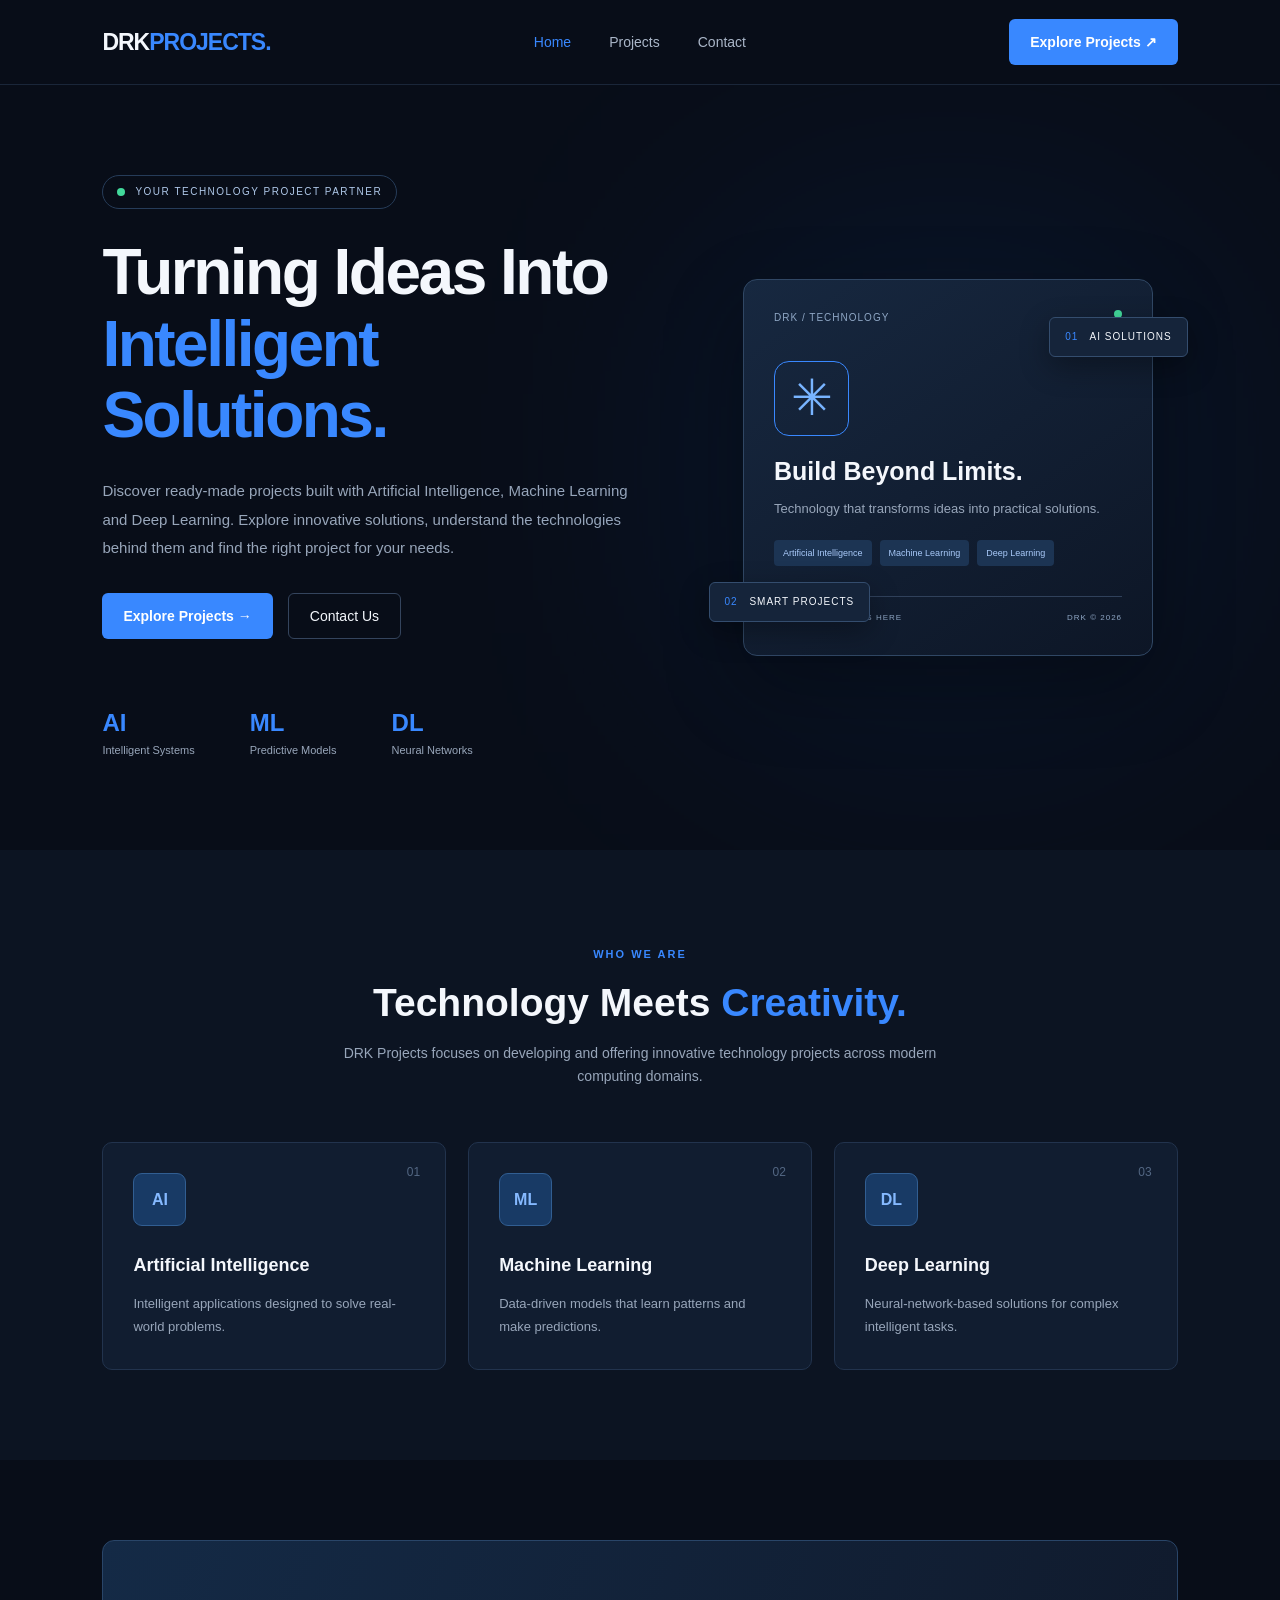
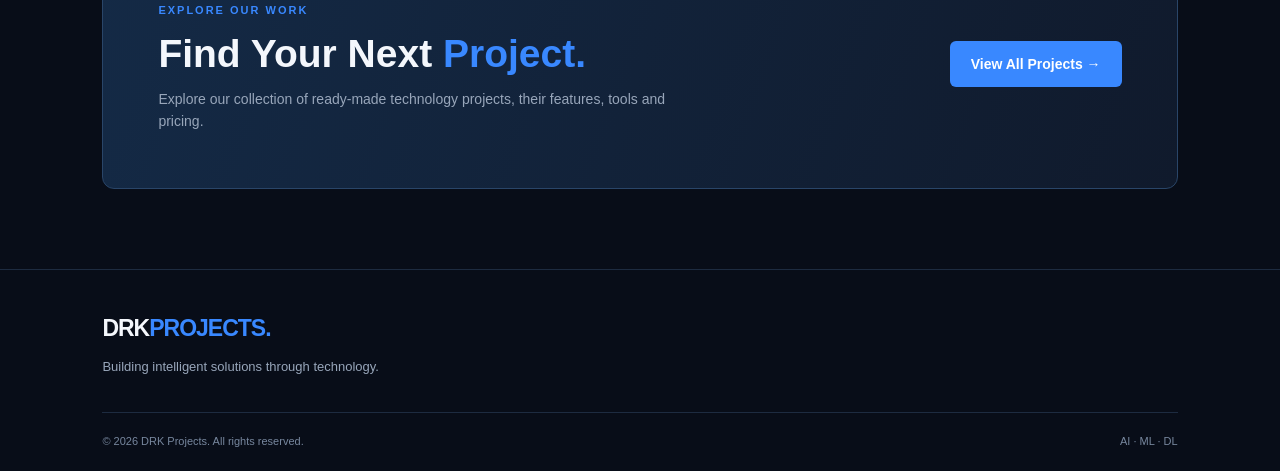
<file: index.html>
<!DOCTYPE html>
<html lang="en">
<head>
    <meta charset="UTF-8">
    <meta name="viewport" content="width=device-width, initial-scale=1.0">
    <meta name="description" content="DRK Projects - Explore ready-made Artificial Intelligence, Machine Learning and Deep Learning projects.">
    <title>DRK Projects | Intelligent Project Solutions</title>
    <link rel="stylesheet" href="css/style.css">
</head>

<body>

    <!-- NAVIGATION -->
    <header class="navbar">
        <a href="index.html" class="logo">
            DRK<span>PROJECTS.</span>
        </a>

        <nav class="nav-links">
            <a href="index.html" class="active">Home</a>
            <a href="customer/projects.html">Projects</a>
            <a href="customer/contact.html">Contact</a>
        </nav>

        <a href="customer/projects.html" class="nav-button">
            Explore Projects <span>↗</span>
        </a>
    </header>

    <!-- HERO SECTION -->
    <main>

        <section class="hero">

            <div class="hero-content">

                <div class="status">
                    <span class="status-dot"></span>
                    YOUR TECHNOLOGY PROJECT PARTNER
                </div>

                <h1>
                    Turning Ideas Into
                    <span>Intelligent Solutions.</span>
                </h1>

                <p class="hero-description">
                    Discover ready-made projects built with Artificial
                    Intelligence, Machine Learning and Deep Learning.

                    Explore innovative solutions, understand the technologies
                    behind them and find the right project for your needs.
                </p>

                <div class="hero-buttons">
                    <a href="customer/projects.html" class="primary-button">
                        Explore Projects <span>→</span>
                    </a>

                    <a href="customer/contact.html" class="secondary-button">
                        Contact Us
                    </a>
                </div>

                <div class="hero-stats">

                    <div>
                        <h3>AI</h3>
                        <p>Intelligent Systems</p>
                    </div>

                    <div>
                        <h3>ML</h3>
                        <p>Predictive Models</p>
                    </div>

                    <div>
                        <h3>DL</h3>
                        <p>Neural Networks</p>
                    </div>

                </div>

            </div>

            <div class="hero-visual">

                <div class="visual-glow"></div>

                <div class="tech-card main-card">

                    <div class="card-top">
                        <span>DRK / TECHNOLOGY</span>
                        <span class="live-dot"></span>
                    </div>

                    <div class="brain-icon">✳</div>

                    <h2>Build Beyond Limits.</h2>

                    <p>
                        Technology that transforms ideas
                        into practical solutions.
                    </p>

                    <div class="tech-tags">
                        <span>Artificial Intelligence</span>
                        <span>Machine Learning</span>
                        <span>Deep Learning</span>
                    </div>

                    <div class="card-bottom">
                        <span>INNOVATION STARTS HERE</span>
                        <span>DRK © 2026</span>
                    </div>

                </div>

                <div class="floating-label label-one">
                    <span>01</span> AI SOLUTIONS
                </div>

                <div class="floating-label label-two">
                    <span>02</span> SMART PROJECTS
                </div>

            </div>

        </section>

        <!-- ABOUT SECTION -->
        <section class="about-section">

            <div class="section-heading">
                <span class="section-tag">WHO WE ARE</span>

                <h2>
                    Technology Meets
                    <span>Creativity.</span>
                </h2>

                <p>
                    DRK Projects focuses on developing and offering
                    innovative technology projects across modern
                    computing domains.
                </p>
            </div>

            <div class="service-grid">

                <div class="service-card">
                    <span class="service-number">01</span>
                    <div class="service-icon">AI</div>
                    <h3>Artificial Intelligence</h3>
                    <p>
                        Intelligent applications designed to solve
                        real-world problems.
                    </p>
                </div>

                <div class="service-card">
                    <span class="service-number">02</span>
                    <div class="service-icon">ML</div>
                    <h3>Machine Learning</h3>
                    <p>
                        Data-driven models that learn patterns
                        and make predictions.
                    </p>
                </div>

                <div class="service-card">
                    <span class="service-number">03</span>
                    <div class="service-icon">DL</div>
                    <h3>Deep Learning</h3>
                    <p>
                        Neural-network-based solutions for
                        complex intelligent tasks.
                    </p>
                </div>

            </div>

        </section>

        <!-- PROJECT CTA -->
        <section class="project-cta">

            <div>
                <span class="section-tag">EXPLORE OUR WORK</span>

                <h2>
                    Find Your Next
                    <span>Project.</span>
                </h2>

                <p>
                    Explore our collection of ready-made technology
                    projects, their features, tools and pricing.
                </p>
            </div>

            <a href="customer/projects.html" class="primary-button">
                View All Projects →
            </a>

        </section>

    </main>

    <!-- FOOTER -->
    <footer class="footer">

        <a href="index.html" class="logo">
            DRK<span>PROJECTS.</span>
        </a>

        <p>
            Building intelligent solutions through technology.
        </p>

        <div class="footer-bottom">
            <span>© 2026 DRK Projects. All rights reserved.</span>

            <span>AI · ML · DL</span>
        </div>

    </footer>

</body>
</html>
</file>
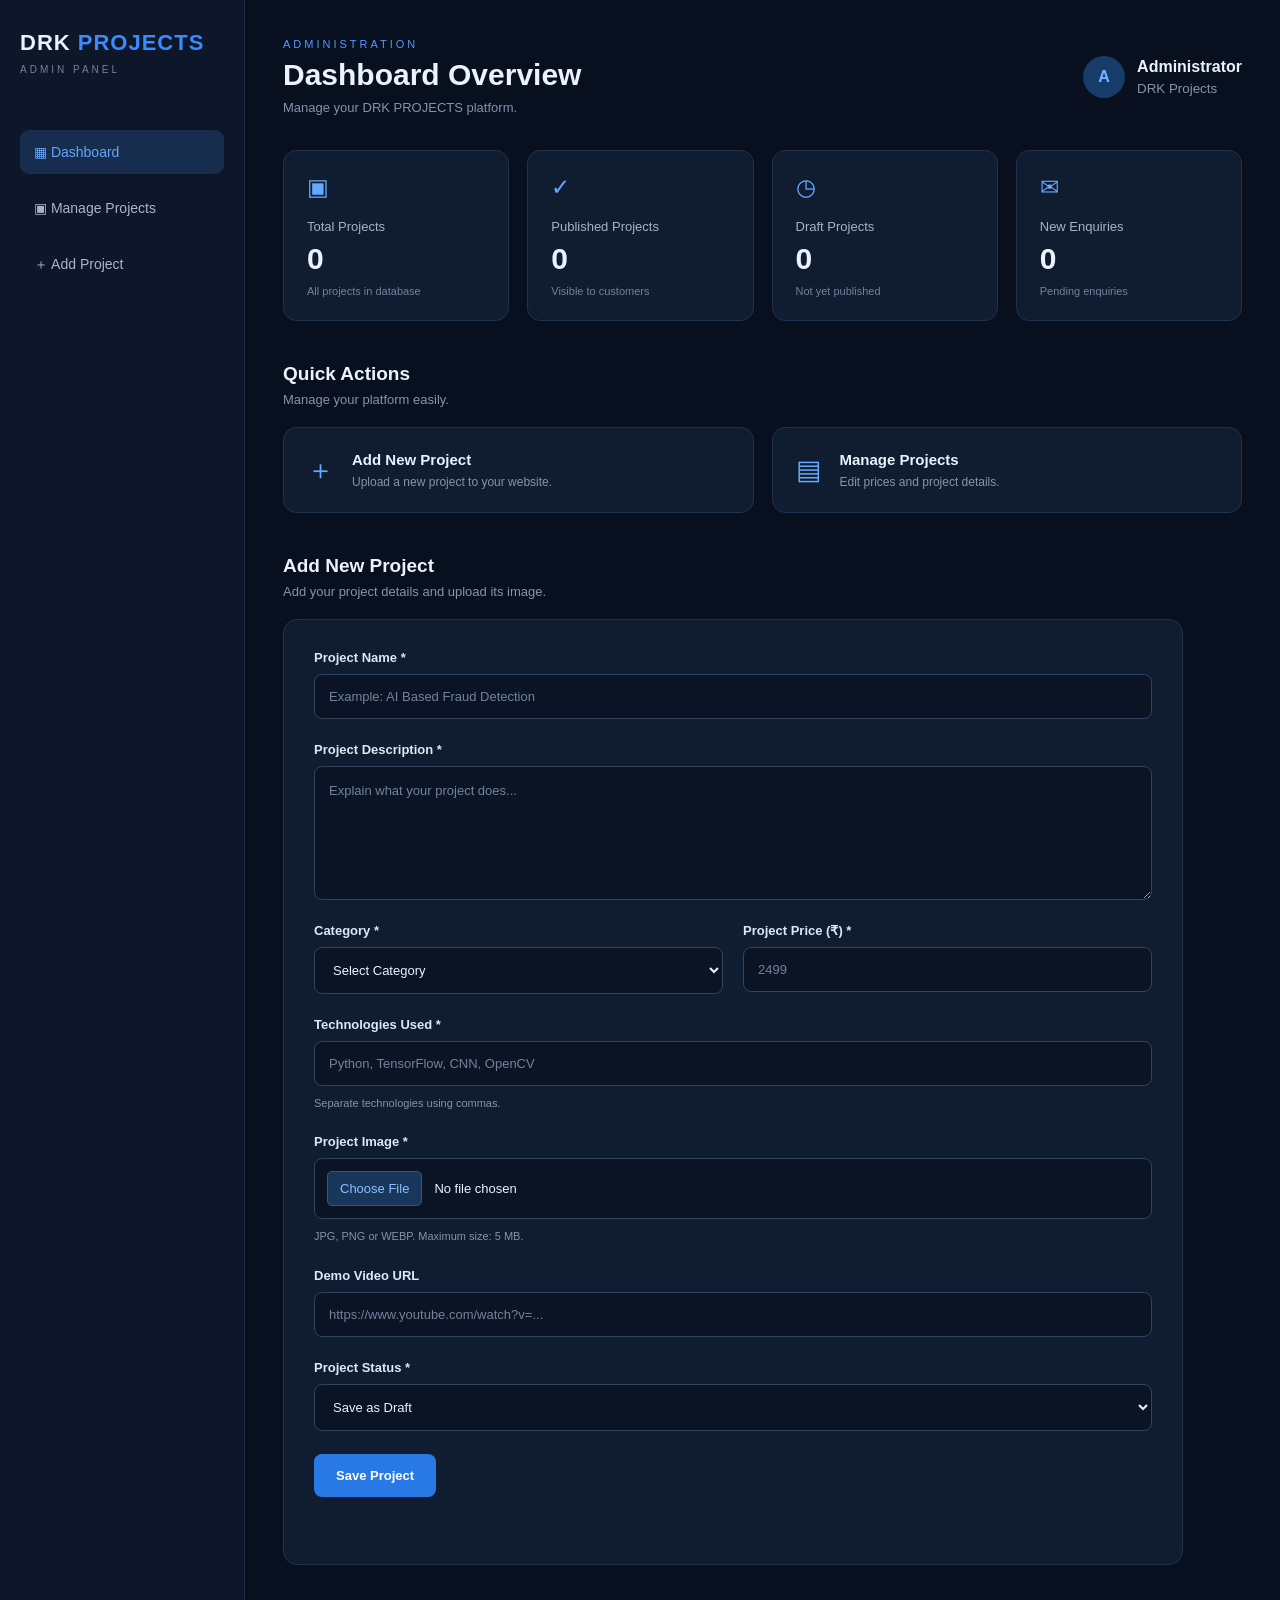
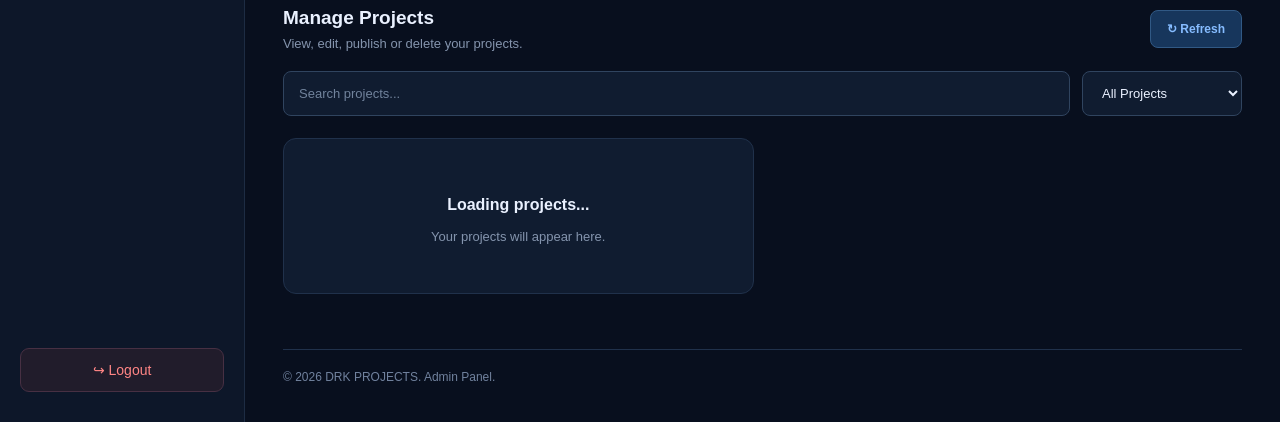
<file: admin/dashboard.html>
<!DOCTYPE html>
<html lang="en">
<head>
    <meta charset="UTF-8">
    <meta name="viewport" content="width=device-width, initial-scale=1.0">
    <title>DRK PROJECTS | Admin Dashboard</title>
    <link rel="stylesheet" href="../css/admin.css">
</head>

<body class="dashboard-body">

<div class="dashboard-layout">

    <!-- SIDEBAR -->
    <aside class="sidebar">
        <div class="sidebar-brand">
            <h2>DRK <span>PROJECTS</span></h2>
            <p>ADMIN PANEL</p>
        </div>

        <nav class="sidebar-nav">
            <a href="#" class="nav-link active">▦ Dashboard</a>
            <a href="#projects-section" class="nav-link">▣ Manage Projects</a>
            <a href="#add-project-section" class="nav-link">＋ Add Project</a>
        </nav>

        <div class="sidebar-bottom">
            <button id="logoutButton" class="logout-button">
                ↪ Logout
            </button>
        </div>
    </aside>

    <!-- MAIN CONTENT -->
    <main class="dashboard-main">

        <header class="dashboard-header">
            <div>
                <p class="dashboard-eyebrow">ADMINISTRATION</p>
                <h1>Dashboard Overview</h1>
                <p class="dashboard-subtitle">
                    Manage your DRK PROJECTS platform.
                </p>
            </div>

            <div class="admin-profile">
                <div class="profile-avatar">A</div>
                <div>
                    <strong>Administrator</strong>
                    <small>DRK Projects</small>
                </div>
            </div>
        </header>

        <!-- STATISTICS -->
        <section class="stats-grid">

            <div class="stat-card">
                <div class="stat-icon">▣</div>
                <p>Total Projects</p>
                <h2 id="totalProjects">0</h2>
                <small>All projects in database</small>
            </div>

            <div class="stat-card">
                <div class="stat-icon">✓</div>
                <p>Published Projects</p>
                <h2 id="publishedProjects">0</h2>
                <small>Visible to customers</small>
            </div>

            <div class="stat-card">
                <div class="stat-icon">◷</div>
                <p>Draft Projects</p>
                <h2 id="draftProjects">0</h2>
                <small>Not yet published</small>
            </div>

            <div class="stat-card">
                <div class="stat-icon">✉</div>
                <p>New Enquiries</p>
                <h2 id="newEnquiries">0</h2>
                <small>Pending enquiries</small>
            </div>

        </section>

        <!-- QUICK ACTIONS -->
        <section class="dashboard-section">
            <div class="section-heading">
                <div>
                    <h2>Quick Actions</h2>
                    <p>Manage your platform easily.</p>
                </div>
            </div>

            <div class="quick-actions">

                <a href="#add-project-section" class="action-card">
                    <span>＋</span>
                    <div>
                        <h3>Add New Project</h3>
                        <p>Upload a new project to your website.</p>
                    </div>
                </a>

                <a href="#projects-section" class="action-card">
                    <span>▤</span>
                    <div>
                        <h3>Manage Projects</h3>
                        <p>Edit prices and project details.</p>
                    </div>
                </a>

            </div>
        </section>

        <!-- ADD / EDIT PROJECT -->
        <section class="dashboard-section" id="add-project-section">

            <div class="section-heading">
                <div>
                    <h2 id="formTitle">Add New Project</h2>
                    <p>Add your project details and upload its image.</p>
                </div>
            </div>

            <form id="projectForm" class="project-form">

                <input type="hidden" id="projectId">

                <div class="form-group">
                    <label for="projectName">Project Name *</label>
                    <input
                        type="text"
                        id="projectName"
                        placeholder="Example: AI Based Fraud Detection"
                        required
                    >
                </div>

                <div class="form-group">
                    <label for="projectDescription">Project Description *</label>
                    <textarea
                        id="projectDescription"
                        rows="5"
                        placeholder="Explain what your project does..."
                        required
                    ></textarea>
                </div>

                <div class="form-row">

                    <div class="form-group">
                        <label for="projectCategory">Category *</label>
                        <select id="projectCategory" required>
                            <option value="">Select Category</option>
                            <option value="AI">Artificial Intelligence</option>
                            <option value="ML">Machine Learning</option>
                            <option value="DL">Deep Learning</option>
                            <option value="NLP">Natural Language Processing</option>
                        </select>
                    </div>

                    <div class="form-group">
                        <label for="projectPrice">Project Price (₹) *</label>
                        <input
                            type="number"
                            id="projectPrice"
                            min="0"
                            step="0.01"
                            placeholder="2499"
                            required
                        >
                    </div>

                </div>

                <div class="form-group">
                    <label for="projectTechnologies">
                        Technologies Used *
                    </label>
                    <input
                        type="text"
                        id="projectTechnologies"
                        placeholder="Python, TensorFlow, CNN, OpenCV"
                        required
                    >
                    <small>Separate technologies using commas.</small>
                </div>

                <div class="form-group">
                    <label for="projectImage">Project Image *</label>
                    <input
                        type="file"
                        id="projectImage"
                        accept="image/png,image/jpeg,image/webp"
                    >
                    <small>JPG, PNG or WEBP. Maximum size: 5 MB.</small>
                    <div id="imagePreviewContainer" hidden>
                        <img
                            id="imagePreview"
                            alt="Project image preview"
                            style="max-width:220px;max-height:160px;object-fit:cover;border-radius:10px;margin-top:12px;"
                        >
                    </div>
                </div>

                <div class="form-group">
                    <label for="projectDemo">Demo Video URL</label>
                    <input
                        type="url"
                        id="projectDemo"
                        placeholder="https://www.youtube.com/watch?v=..."
                    >
                </div>

                <div class="form-group">
                    <label for="projectStatus">Project Status *</label>
                    <select id="projectStatus" required>
                        <option value="draft">Save as Draft</option>
                        <option value="published">Publish Project</option>
                    </select>
                </div>

                <div class="form-actions">
                    <button type="submit" id="saveProjectButton">
                        Save Project
                    </button>

                    <button type="button" id="cancelEditButton" hidden>
                        Cancel Editing
                    </button>
                </div>

                <p id="projectFormMessage" role="status"></p>

            </form>

        </section>

        <!-- MANAGE PROJECTS -->
        <section class="dashboard-section" id="projects-section">

            <div class="section-heading">
                <div>
                    <h2>Manage Projects</h2>
                    <p>View, edit, publish or delete your projects.</p>
                </div>

                <button
                    type="button"
                    id="refreshProjectsButton"
                    class="refresh-button"
                >
                    ↻ Refresh
                </button>
            </div>

            <div class="projects-toolbar">
                <input
                    type="search"
                    id="projectSearch"
                    placeholder="Search projects..."
                >

                <select id="projectFilter">
                    <option value="all">All Projects</option>
                    <option value="published">Published</option>
                    <option value="draft">Drafts</option>
                </select>
            </div>

            <div id="projectsList" class="admin-projects-list">
                <div class="empty-panel">
                    <h3>Loading projects...</h3>
                    <p>Your projects will appear here.</p>
                </div>
            </div>

        </section>

        <footer class="dashboard-footer">
            © 2026 DRK PROJECTS. Admin Panel.
        </footer>

    </main>
</div>

<script type="module" src="../js/dashboard.js"></script>

</body>
</html>
</file>
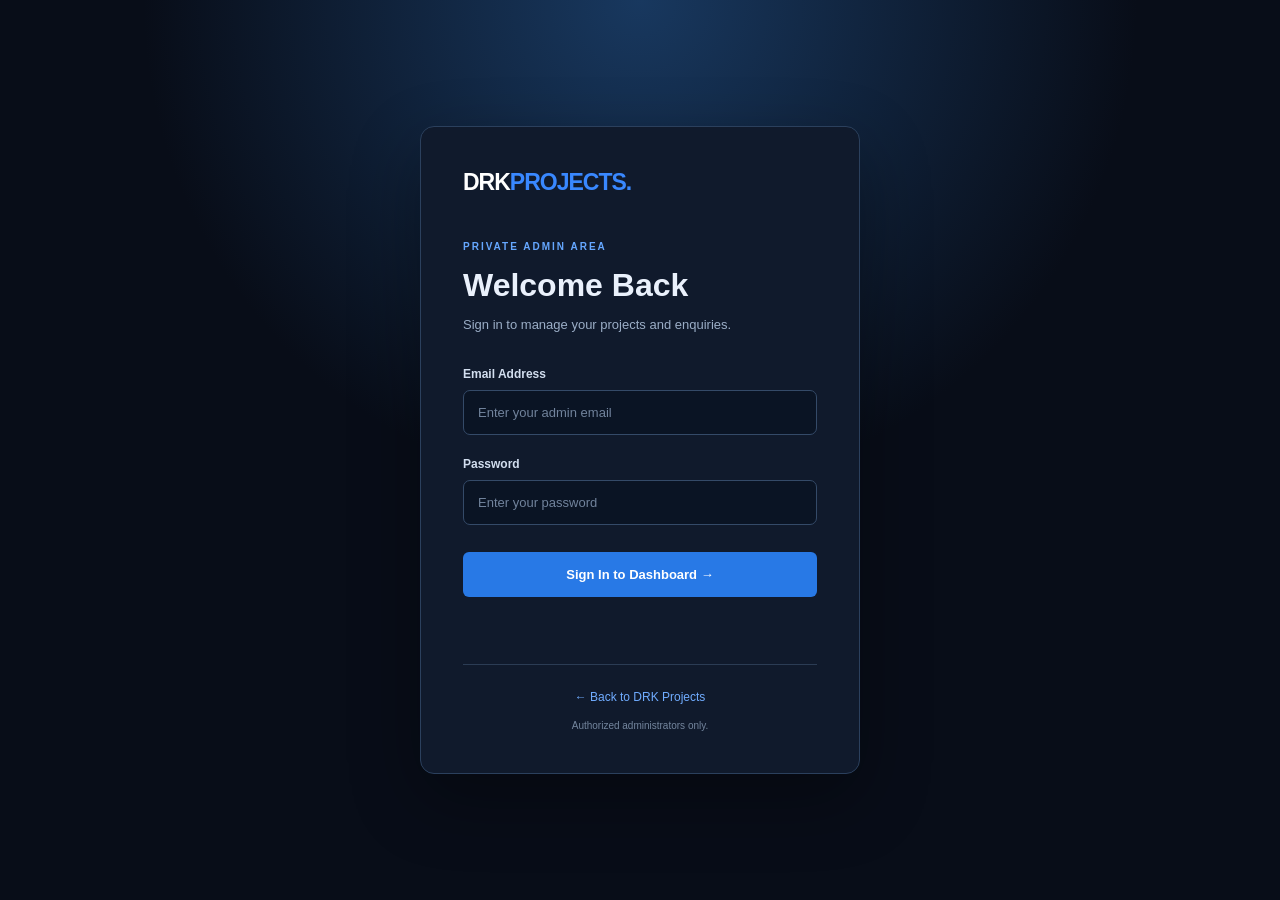
<file: admin/login.html>
<!DOCTYPE html>
<html lang="en">

<head>
    <meta charset="UTF-8">
    <meta name="viewport" content="width=device-width, initial-scale=1.0">

    <title>Admin Login | DRK Projects</title>

    <link rel="stylesheet" href="../css/admin.css">
</head>

<body>

    <main class="login-page">

        <section class="login-card">

            <a href="../index.html" class="brand">
                DRK<span>PROJECTS.</span>
            </a>

            <div class="login-heading">
                <span class="login-tag">PRIVATE ADMIN AREA</span>

                <h1>Welcome Back</h1>

                <p>
                    Sign in to manage your projects and enquiries.
                </p>
            </div>


            <form id="loginForm">

                <div class="form-group">

                    <label for="email">Email Address</label>

                    <input
                        type="email"
                        id="email"
                        placeholder="Enter your admin email"
                        autocomplete="username"
                        required
                    >

                </div>


                <div class="form-group">

                    <label for="password">Password</label>

                    <input
                        type="password"
                        id="password"
                        placeholder="Enter your password"
                        autocomplete="current-password"
                        required
                    >

                </div>


                <button type="submit" id="loginButton">
                    Sign In to Dashboard →
                </button>


                <p id="loginMessage" role="status"></p>

            </form>


            <div class="login-footer">
                <a href="../index.html">← Back to DRK Projects</a>
                <p>Authorized administrators only.</p>
            </div>

        </section>

    </main>


    <script type="module" src="../js/admin.js"></script>

</body>
</html>
</file>
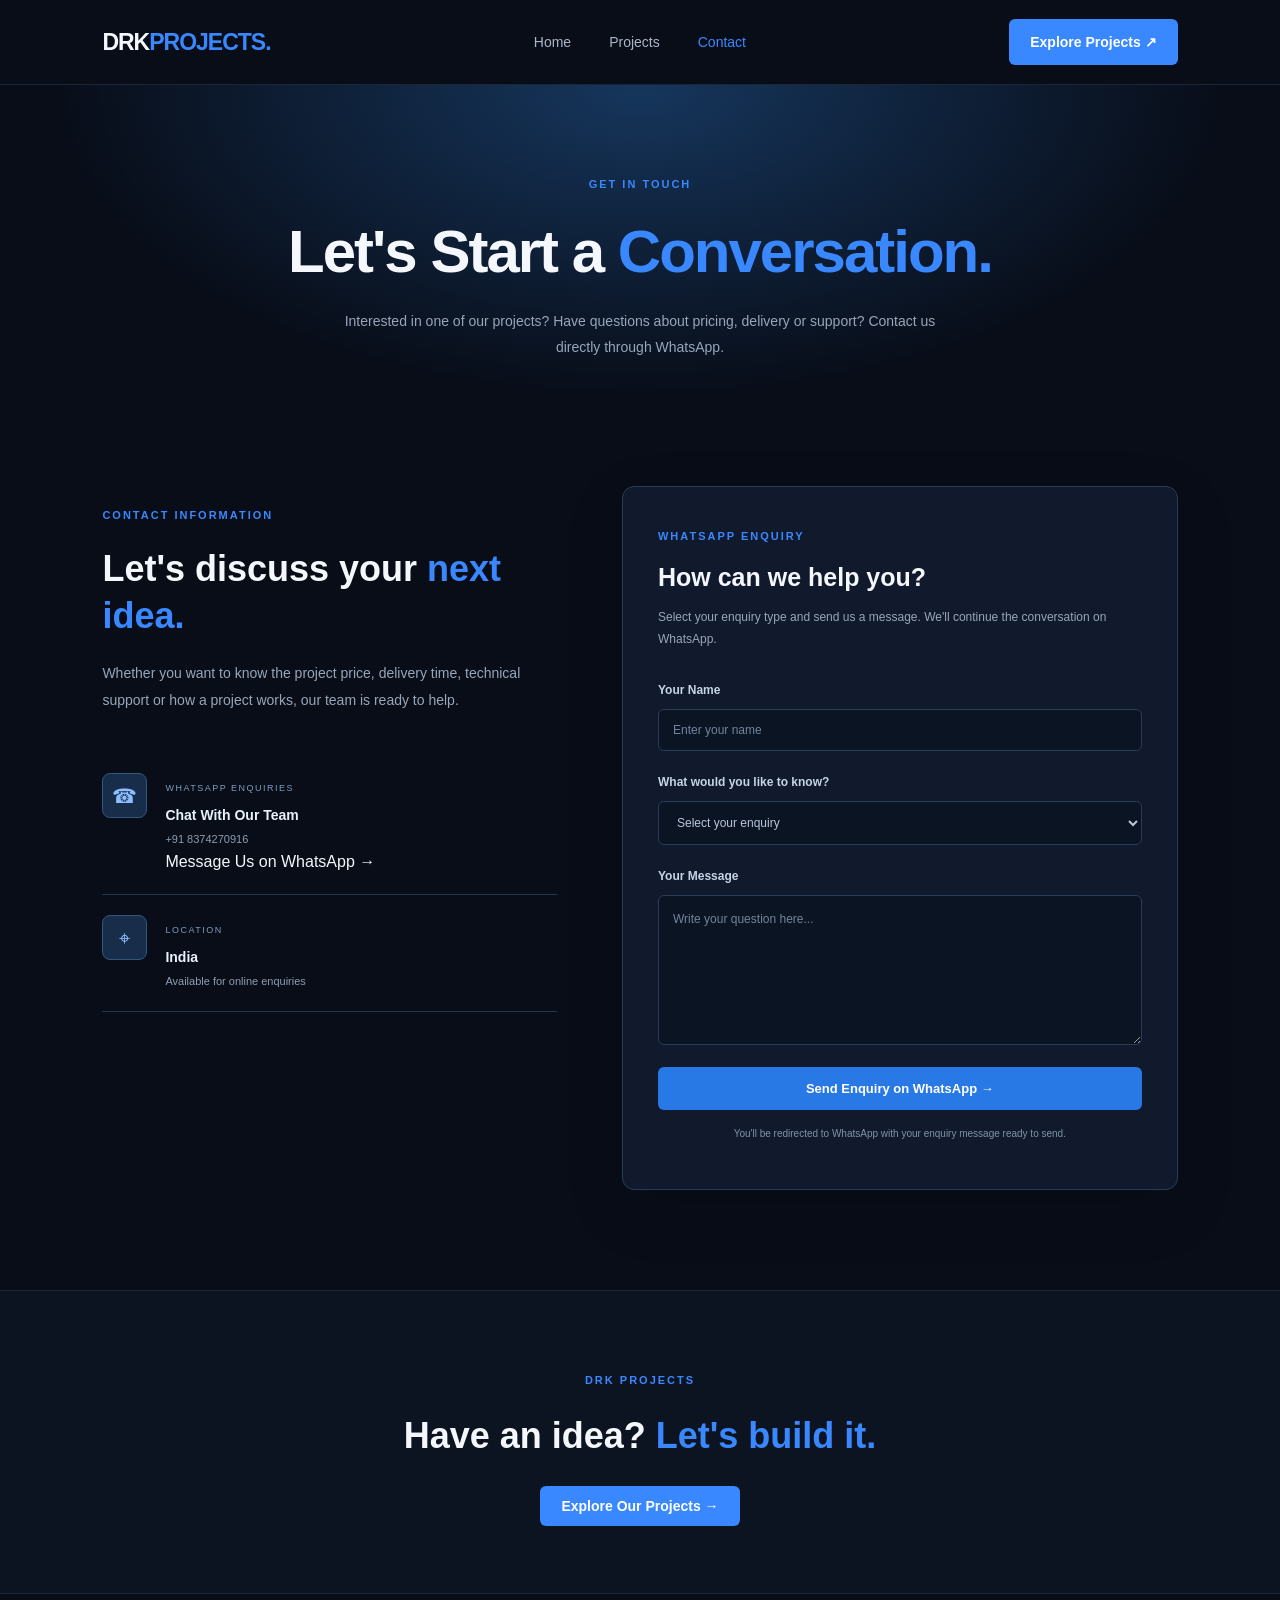
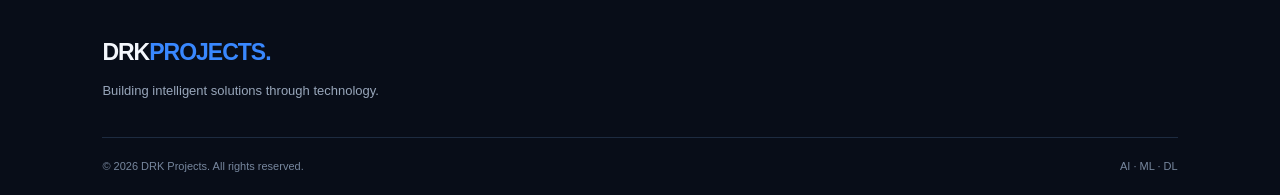
<file: customer/contact.html>
<!DOCTYPE html>
<html lang="en">
<head>
    <meta charset="UTF-8">
    <meta name="viewport" content="width=device-width, initial-scale=1.0">

    <meta name="description" content="Contact DRK Projects through WhatsApp for project prices, delivery timelines, technical support and project explanations.">

    <title>Contact Us | DRK Projects</title>

    <link rel="stylesheet" href="../css/style.css">
</head>

<body>

    <!-- NAVIGATION -->
    <header class="navbar">

        <a href="../index.html" class="logo">
            DRK<span>PROJECTS.</span>
        </a>

        <nav class="nav-links">
            <a href="../index.html">Home</a>
            <a href="projects.html">Projects</a>
            <a href="contact.html" class="active">Contact</a>
        </nav>

        <a href="projects.html" class="nav-button">
            Explore Projects <span>↗</span>
        </a>

    </header>


    <main>

        <!-- CONTACT HERO -->
        <section class="contact-hero">

            <span class="section-tag">GET IN TOUCH</span>

            <h1>
                Let's Start a
                <span>Conversation.</span>
            </h1>

            <p>
                Interested in one of our projects?
                Have questions about pricing, delivery or support?
                Contact us directly through WhatsApp.
            </p>

        </section>


        <!-- CONTACT CONTENT -->
        <section class="contact-container">

            <!-- LEFT SIDE -->
            <div class="contact-information">

                <span class="section-tag">CONTACT INFORMATION</span>

                <h2>
                    Let's discuss your
                    <span>next idea.</span>
                </h2>

                <p class="contact-description">
                    Whether you want to know the project price,
                    delivery time, technical support or how a project
                    works, our team is ready to help.
                </p>


                <!-- WHATSAPP -->
                <div class="contact-detail">

    <div class="contact-icon">☎</div>

    <div>
        <small>WHATSAPP ENQUIRIES</small>

        <h3>Chat With Our Team</h3>

        <p>+91 8374270916</p>

        <a
            href="https://wa.me/918374270916"
            target="_blank"
            rel="noopener noreferrer"
            class="whatsapp-contact-link"
        >
            Message Us on WhatsApp →
        </a>

    </div>

</div>

                <!-- LOCATION -->
                <div class="contact-detail">

                    <div class="contact-icon">⌖</div>

                    <div>
                        <small>LOCATION</small>
                        <h3>India</h3>
                        <p>Available for online enquiries</p>
                    </div>

                </div>


                
            </div>


            <!-- RIGHT SIDE FORM -->
            <div class="contact-form-wrapper">

                <div class="form-heading">

                    <span class="section-tag">WHATSAPP ENQUIRY</span>

                    <h2>How can we help you?</h2>

                    <p>
                        Select your enquiry type and send us a message.
                        We'll continue the conversation on WhatsApp.
                    </p>

                </div>


                <form id="contactForm">

                    <!-- NAME -->
                    <div class="form-group">

                        <label for="customerName">Your Name</label>

                        <input
                            type="text"
                            id="customerName"
                            name="name"
                            placeholder="Enter your name"
                            required
                        >

                    </div>


                    <!-- SUBJECT -->
                    <div class="form-group">

                        <label for="subject">What would you like to know?</label>

                        <select id="subject" name="subject" required>

                            <option value="">Select your enquiry</option>

                            <option value="Project Price">
                                Project Price
                            </option>

                            <option value="Delivery Time">
                                Delivery Time
                            </option>

                            <option value="Technical Support">
                                Technical Support
                            </option>

                            <option value="Project Explanation">
                                Project Explanation
                            </option>

                        </select>

                    </div>


                    <!-- MESSAGE -->
                    <div class="form-group">

                        <label for="message">Your Message</label>

                        <textarea
                            id="message"
                            name="message"
                            rows="6"
                            placeholder="Write your question here..."
                            required
                        ></textarea>

                    </div>


                    <!-- SUBMIT -->
                    <button type="submit" class="send-message-button">
                        Send Enquiry on WhatsApp →
                    </button>


                    <p class="form-note">
                        You'll be redirected to WhatsApp with your
                        enquiry message ready to send.
                    </p>

                    <p id="formStatus" class="form-status" role="status"></p>

                </form>

            </div>

        </section>


        <!-- BOTTOM SECTION -->
        <section class="contact-bottom">

            <span class="section-tag">DRK PROJECTS</span>

            <h2>
                Have an idea?
                <span>Let's build it.</span>
            </h2>

            <a href="projects.html" class="primary-button">
                Explore Our Projects →
            </a>

        </section>

    </main>


    <!-- FOOTER -->
    <footer class="footer">

        <a href="../index.html" class="logo">
            DRK<span>PROJECTS.</span>
        </a>

        <p>
            Building intelligent solutions through technology.
        </p>

        <div class="footer-bottom">
            <span>© 2026 DRK Projects. All rights reserved.</span>
            <span>AI · ML · DL</span>
        </div>

    </footer>


    <script src="../js/contact.js"></script>

</body>
</html>
</file>
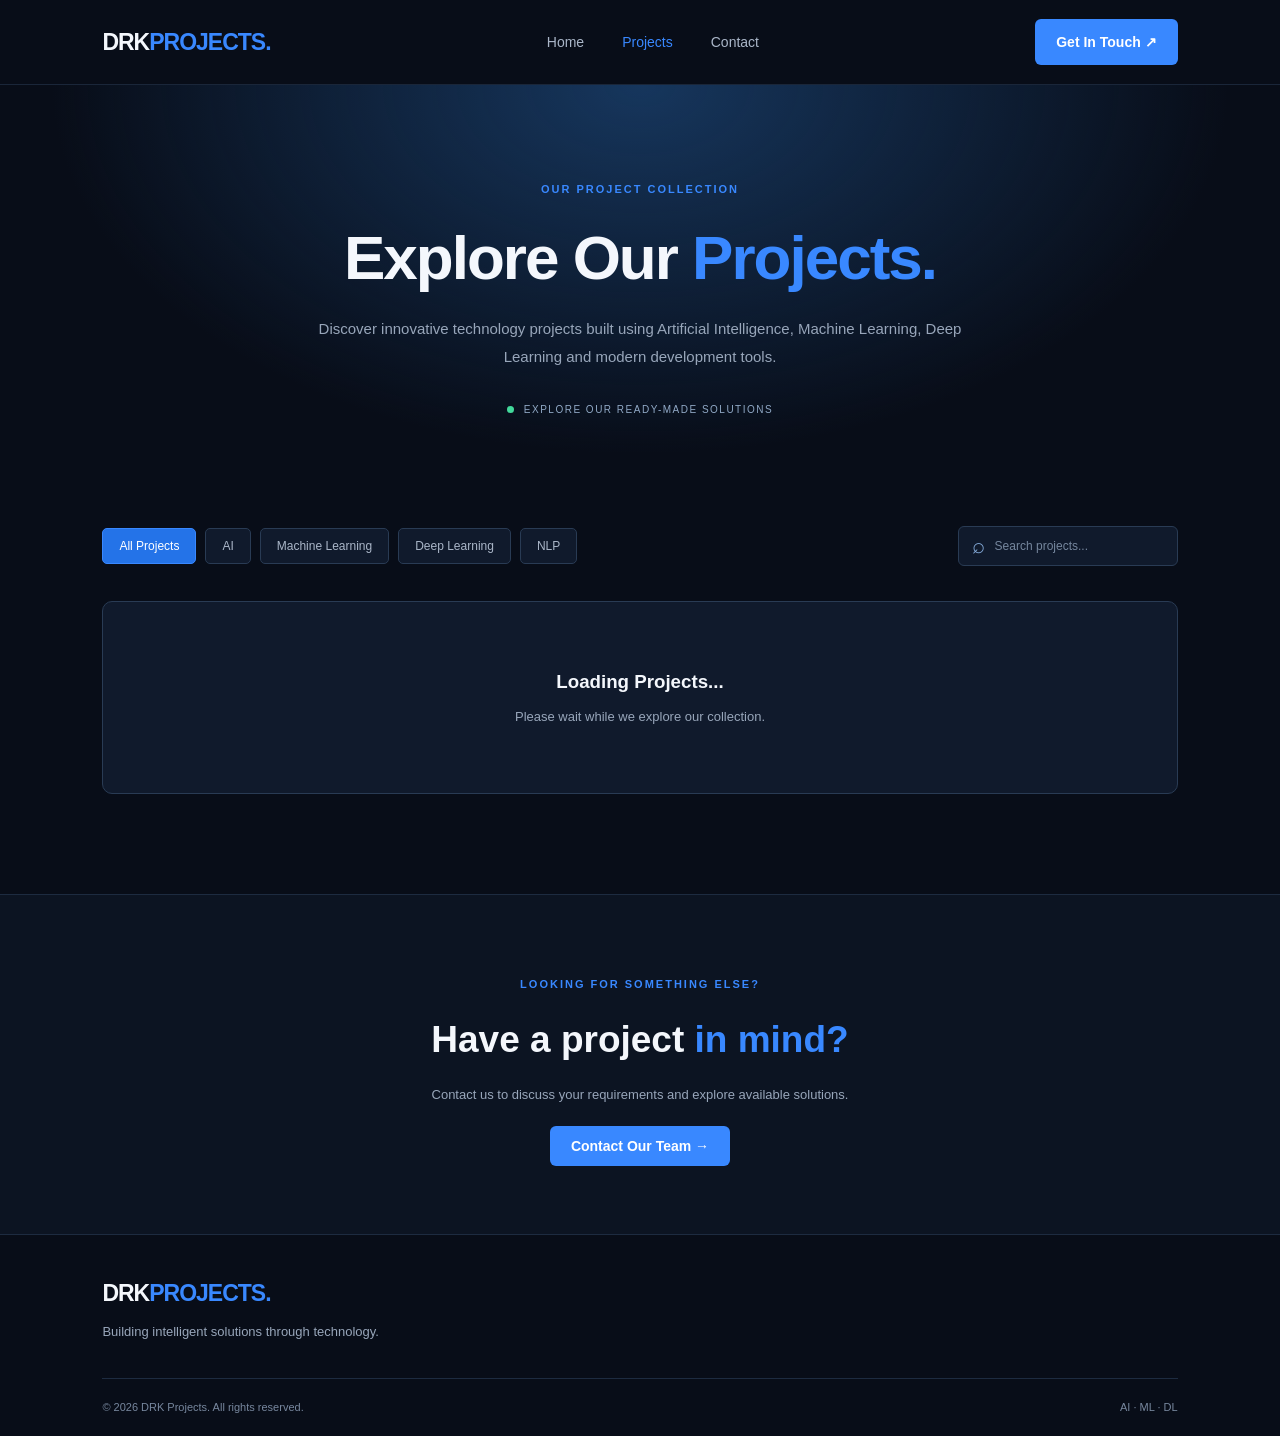
<file: customer/projects.html>
<!DOCTYPE html>
<html lang="en">
<head>
    <meta charset="UTF-8">
    <meta name="viewport" content="width=device-width, initial-scale=1.0">

    <meta name="description" content="Explore ready-made AI, Machine Learning, Deep Learning and NLP projects at DRK Projects.">

    <title>Our Projects | DRK Projects</title>

    <link rel="stylesheet" href="../css/style.css">
</head>

<body>

    <!-- NAVIGATION -->
    <header class="navbar">

        <a href="../index.html" class="logo">
            DRK<span>PROJECTS.</span>
        </a>

        <nav class="nav-links">
            <a href="../index.html">Home</a>
            <a href="projects.html" class="active">Projects</a>
            <a href="contact.html">Contact</a>
        </nav>

        <a href="contact.html" class="nav-button">
            Get In Touch <span>↗</span>
        </a>

    </header>


    <main>

        <!-- PROJECTS HERO -->
        <section class="projects-hero">

            <span class="section-tag">OUR PROJECT COLLECTION</span>

            <h1>
                Explore Our
                <span>Projects.</span>
            </h1>

            <p>
                Discover innovative technology projects built using
                Artificial Intelligence, Machine Learning,
                Deep Learning and modern development tools.
            </p>

            <div class="project-count">
                <span class="count-dot"></span>
                EXPLORE OUR READY-MADE SOLUTIONS
            </div>

        </section>


        <!-- PROJECTS CONTAINER -->
        <section class="projects-container">

            <!-- FILTERS -->
            <div class="projects-toolbar">

                <div class="filter-buttons">

                    <button class="filter-btn active" data-filter="all">
                        All Projects
                    </button>

                    <button class="filter-btn" data-filter="ai">
                        AI
                    </button>

                    <button class="filter-btn" data-filter="ml">
                        Machine Learning
                    </button>

                    <button class="filter-btn" data-filter="dl">
                        Deep Learning
                    </button>

                    <button class="filter-btn" data-filter="nlp">
                        NLP
                    </button>

                </div>

                <div class="project-search">
                    <span>⌕</span>

                    <input
                        type="text"
                        id="projectSearch"
                        placeholder="Search projects..."
                    >
                </div>

            </div>


            <!-- LOADING MESSAGE -->
            <div id="projectsLoading" class="no-projects">
                <h3>Loading Projects...</h3>
                <p>Please wait while we explore our collection.</p>
            </div>


            <!-- ERROR MESSAGE -->
            <div id="projectsError" class="no-projects" hidden>
                <h3>Unable to Load Projects</h3>
                <p id="projectsErrorMessage">
                    Please refresh the page and try again.
                </p>
            </div>


            <!-- DYNAMIC PROJECT CARDS -->
            <div
                class="projects-grid"
                id="projectsGrid"
                hidden
            >
            </div>


            <!-- EMPTY SEARCH RESULT -->
            <div class="no-projects" id="noProjects" hidden>

                <h3>No Projects Found</h3>

                <p>
                    Try another search term or category.
                </p>

            </div>


        </section>


        <!-- BOTTOM CTA -->
        <section class="project-bottom-cta">

            <span class="section-tag">
                LOOKING FOR SOMETHING ELSE?
            </span>

            <h2>
                Have a project
                <span>in mind?</span>
            </h2>

            <p>
                Contact us to discuss your requirements
                and explore available solutions.
            </p>

            <a href="contact.html" class="primary-button">
                Contact Our Team →
            </a>

        </section>

    </main>


    <!-- FOOTER -->
    <footer class="footer">

        <a href="../index.html" class="logo">
            DRK<span>PROJECTS.</span>
        </a>

        <p>
            Building intelligent solutions through technology.
        </p>

        <div class="footer-bottom">

            <span>
                © 2026 DRK Projects. All rights reserved.
            </span>

            <span>AI · ML · DL</span>

        </div>

    </footer>


    <!-- PROJECT JAVASCRIPT -->
    <script type="module" src="../js/projects.js"></script>

</body>
</html>
</file>
<file: css/style.css>
/* =================================
   DRK PROJECTS - GLOBAL STYLES
================================= */

* {
    margin: 0;
    padding: 0;
    box-sizing: border-box;
}

html {
    scroll-behavior: smooth;
}

body {
    background: #080D18;
    color: #F4F7FC;
    font-family: Arial, Helvetica, sans-serif;
    line-height: 1.6;
}

a {
    text-decoration: none;
    color: inherit;
}

:root {
    --background: #080D18;
    --card: #101A2C;
    --blue: #3988FF;
    --light-blue: #78B4FF;
    --text: #F4F7FC;
    --muted: #98A6BA;
}

/* NAVBAR */

.navbar {
    height: 85px;
    padding: 0 8%;
    display: flex;
    align-items: center;
    justify-content: space-between;
    background: #080D18;
    border-bottom: 1px solid #1A2639;
}

.logo {
    font-size: 23px;
    font-weight: 800;
    letter-spacing: -1px;
}

.logo span {
    color: var(--blue);
}

.nav-links {
    display: flex;
    gap: 38px;
}

.nav-links a {
    color: #AAB6C8;
    font-size: 14px;
    transition: 0.3s;
}

.nav-links a:hover,
.nav-links a.active {
    color: var(--blue);
}

.nav-button,
.primary-button {
    background: var(--blue);
    color: white;
    padding: 12px 21px;
    border-radius: 6px;
    font-size: 14px;
    font-weight: 600;
    transition: 0.3s;
}

.nav-button:hover,
.primary-button:hover {
    background: #2473E8;
    transform: translateY(-2px);
}

/* HERO */

.hero {
    min-height: 650px;
    padding: 90px 8%;
    display: grid;
    grid-template-columns: 1.1fr 0.9fr;
    align-items: center;
    gap: 55px;
    overflow: hidden;
}

.status {
    display: inline-flex;
    align-items: center;
    gap: 10px;
    padding: 8px 14px;
    border: 1px solid #263C59;
    border-radius: 30px;
    color: #AFC8E9;
    font-size: 10px;
    letter-spacing: 1.5px;
    margin-bottom: 28px;
}

.status-dot,
.live-dot {
    width: 8px;
    height: 8px;
    border-radius: 50%;
    background: #42D99B;
}

.hero h1 {
    font-size: clamp(42px, 5vw, 65px);
    line-height: 1.12;
    letter-spacing: -2.5px;
    max-width: 650px;
}

.hero h1 span,
.section-heading h2 span,
.project-cta h2 span {
    color: var(--blue);
}

.hero-description {
    color: var(--muted);
    font-size: 15px;
    max-width: 530px;
    margin: 25px 0 30px;
    line-height: 1.9;
}

.hero-buttons {
    display: flex;
    gap: 15px;
    flex-wrap: wrap;
}

.secondary-button {
    border: 1px solid #34445D;
    padding: 11px 21px;
    border-radius: 6px;
    font-size: 14px;
    transition: 0.3s;
}

.secondary-button:hover {
    border-color: var(--blue);
    color: var(--light-blue);
}

.hero-stats {
    display: flex;
    gap: 55px;
    margin-top: 65px;
}

.hero-stats h3 {
    color: var(--blue);
    font-size: 24px;
}

.hero-stats p {
    color: var(--muted);
    font-size: 11px;
}

/* HERO VISUAL */

.hero-visual {
    min-height: 390px;
    position: relative;
    display: flex;
    justify-content: center;
    align-items: center;
}

.visual-glow {
    position: absolute;
    width: 340px;
    height: 340px;
    background: #1769D8;
    filter: blur(140px);
    opacity: 0.22;
}

.tech-card {
    position: relative;
    z-index: 1;
    width: 100%;
    max-width: 410px;
    min-height: 340px;
    padding: 30px;
    background: linear-gradient(145deg, #172840, #0D1626);
    border: 1px solid #304764;
    border-radius: 14px;
    box-shadow: 0 30px 80px #00000055;
}

.card-top,
.card-bottom {
    display: flex;
    justify-content: space-between;
    color: #8FA7C5;
    font-size: 10px;
    letter-spacing: 1px;
}

.brain-icon {
    width: 75px;
    height: 75px;
    margin: 35px 0 15px;
    border: 1px solid #3988FF;
    border-radius: 15px;
    display: flex;
    align-items: center;
    justify-content: center;
    color: var(--light-blue);
    font-size: 50px;
}

.tech-card h2 {
    font-size: 25px;
}

.tech-card p {
    color: var(--muted);
    font-size: 13px;
    margin: 8px 0 20px;
}

.tech-tags {
    display: flex;
    flex-wrap: wrap;
    gap: 8px;
}

.tech-tags span {
    padding: 6px 9px;
    background: #1C3453;
    color: #A9CAFA;
    font-size: 9px;
    border-radius: 4px;
}

.card-bottom {
    margin-top: 30px;
    padding-top: 15px;
    border-top: 1px solid #30415B;
    font-size: 8px;
}

.floating-label {
    position: absolute;
    z-index: 2;
    background: #15243A;
    border: 1px solid #344D6E;
    padding: 11px 15px;
    border-radius: 6px;
    font-size: 10px;
    letter-spacing: 1px;
    box-shadow: 0 10px 30px #00000055;
}

.floating-label span {
    color: var(--blue);
    margin-right: 8px;
}

.label-one {
    top: 45px;
    right: -10px;
}

.label-two {
    bottom: 40px;
    left: -10px;
}

/* ABOUT */

.about-section {
    padding: 90px 8%;
    background: #0C1422;
}

.section-heading {
    text-align: center;
    max-width: 650px;
    margin: auto;
}

.section-tag {
    color: var(--blue);
    font-size: 11px;
    font-weight: bold;
    letter-spacing: 2px;
}

.section-heading h2,
.project-cta h2 {
    font-size: 39px;
    line-height: 1.2;
    margin: 15px 0;
}

.section-heading p,
.project-cta p {
    color: var(--muted);
    font-size: 14px;
}

.service-grid {
    display: grid;
    grid-template-columns: repeat(3, 1fr);
    gap: 22px;
    margin-top: 55px;
}

.service-card {
    position: relative;
    background: #111D30;
    border: 1px solid #22334D;
    padding: 30px;
    border-radius: 10px;
    transition: 0.3s;
}

.service-card:hover {
    transform: translateY(-6px);
    border-color: var(--blue);
}

.service-number {
    position: absolute;
    right: 25px;
    top: 20px;
    color: #536783;
    font-size: 12px;
}

.service-icon {
    width: 53px;
    height: 53px;
    background: #183A65;
    border: 1px solid #315E92;
    color: #85B9FF;
    border-radius: 9px;
    display: flex;
    align-items: center;
    justify-content: center;
    font-weight: bold;
    margin-bottom: 25px;
}

.service-card h3 {
    font-size: 18px;
    margin-bottom: 12px;
}

.service-card p {
    color: var(--muted);
    font-size: 13px;
    line-height: 1.8;
}

/* PROJECT CTA */

.project-cta {
    margin: 80px 8%;
    padding: 55px;
    border: 1px solid #294568;
    border-radius: 12px;
    background: linear-gradient(110deg, #142A46, #101A2C);
    display: flex;
    align-items: center;
    justify-content: space-between;
    gap: 30px;
}

.project-cta h2 {
    margin: 10px 0;
}

.project-cta p {
    max-width: 530px;
}

/* FOOTER */

.footer {
    padding: 40px 8% 20px;
    border-top: 1px solid #1D2B40;
}

.footer > p {
    color: var(--muted);
    font-size: 13px;
    margin: 10px 0 35px;
}

.footer-bottom {
    padding-top: 20px;
    border-top: 1px solid #1D2B40;
    display: flex;
    justify-content: space-between;
    color: #77879E;
    font-size: 11px;
}

/* RESPONSIVE DESIGN */

@media (max-width: 900px) {

    .navbar {
        padding: 0 5%;
    }

    .hero {
        padding: 70px 5%;
        grid-template-columns: 1fr;
    }

    .hero-visual {
        margin-top: 20px;
    }

    .service-grid {
        grid-template-columns: 1fr 1fr;
    }

    .project-cta {
        margin: 60px 5%;
    }
}

@media (max-width: 600px) {

    .navbar {
        height: auto;
        padding: 20px 5%;
        flex-wrap: wrap;
        gap: 18px;
    }

    .nav-links {
        order: 3;
        width: 100%;
        justify-content: space-between;
        gap: 10px;
    }

    .nav-links a {
        font-size: 12px;
    }

    .nav-button {
        font-size: 11px;
        padding: 9px 12px;
    }

    .hero {
        padding: 65px 6%;
    }

    .hero h1 {
        font-size: 43px;
    }

    .hero-stats {
        gap: 28px;
    }

    .tech-card {
        padding: 22px;
    }

    .floating-label {
        font-size: 8px;
    }

    .service-grid {
        grid-template-columns: 1fr;
    }

    .about-section {
        padding: 70px 6%;
    }

    .section-heading h2,
    .project-cta h2 {
        font-size: 31px;
    }

    .project-cta {
        margin: 50px 5%;
        padding: 30px 22px;
        flex-direction: column;
        align-items: flex-start;
    }

    .footer-bottom {
        flex-direction: column;
        gap: 10px;
    }
}


/* ==========================================
   DRK PROJECTS - PROJECTS PAGE
========================================== */

.projects-hero {
    text-align: center;
    padding: 90px 7% 65px;
    background:
        radial-gradient(ellipse at 50% 0%, #16365d 0%, transparent 65%),
        #080D18;
}

.projects-hero h1 {
    font-size: clamp(42px, 5vw, 62px);
    line-height: 1.2;
    margin: 20px 0;
    letter-spacing: -2px;
}

.projects-hero h1 span {
    color: var(--blue);
}

.projects-hero > p {
    max-width: 650px;
    margin: 0 auto;
    color: var(--muted);
    font-size: 15px;
    line-height: 1.9;
}

.project-count {
    display: inline-flex;
    align-items: center;
    gap: 10px;
    margin-top: 30px;
    color: #91A9C6;
    font-size: 10px;
    letter-spacing: 1.5px;
}

.count-dot {
    height: 7px;
    width: 7px;
    border-radius: 50%;
    background: #42D99B;
}

/* PROJECT CONTAINER */

.projects-container {
    padding: 40px 8% 100px;
}

.projects-toolbar {
    display: flex;
    justify-content: space-between;
    align-items: center;
    gap: 20px;
    margin-bottom: 35px;
}

.filter-buttons {
    display: flex;
    flex-wrap: wrap;
    gap: 9px;
}

.filter-btn {
    border: 1px solid #293B54;
    background: #101A2C;
    color: #AAB6C8;
    padding: 10px 16px;
    border-radius: 5px;
    cursor: pointer;
    font-size: 12px;
    transition: 0.3s;
}

.filter-btn:hover,
.filter-btn.active {
    background: #2473E8;
    border-color: #3988FF;
    color: white;
}

.project-search {
    display: flex;
    align-items: center;
    gap: 10px;
    background: #101A2C;
    border: 1px solid #293B54;
    border-radius: 6px;
    padding: 0 13px;
    min-width: 220px;
}

.project-search span {
    font-size: 22px;
    color: #83A9D7;
}

.project-search input {
    background: transparent;
    border: none;
    outline: none;
    color: white;
    width: 100%;
    padding: 12px 0;
    font-size: 12px;
}

.project-search input::placeholder {
    color: #75869D;
}

/* PROJECT GRID */

.projects-grid {
    display: grid;
    grid-template-columns: repeat(3, minmax(0, 1fr));
    gap: 25px;
    align-items: stretch;
}

.project-card {
    background: #101A2C;
    border: 1px solid #23364F;
    border-radius: 10px;
    overflow: hidden;
    transition: transform 0.3s, border-color 0.3s;
    min-width: 0;
}

.project-card:hover {
    transform: translateY(-7px);
    border-color: #3988FF;
}

.project-card[hidden] {
    display: none;
}

/* PROJECT IMAGE AREAS */

.project-image {
    height: 205px;
    position: relative;
    overflow: hidden;
    display: flex;
    justify-content: center;
    align-items: center;
    border-bottom: 1px solid #293C56;
}

.project-category {
    position: absolute;
    z-index: 3;
    top: 15px;
    left: 15px;
    padding: 6px 9px;
    background: #091321D9;
    border: 1px solid #3B5D86;
    border-radius: 4px;
    color: #B5D3F8;
    font-size: 8px;
    letter-spacing: 1px;
}

/* INDIVIDUAL PROJECT VISUALS */

.image-predictive {
    background: linear-gradient(135deg, #142E4D, #091421);
}

.mock-dashboard {
    width: 70%;
    height: 130px;
    padding: 15px;
    background: #0A1728;
    border: 1px solid #345476;
    border-radius: 7px;
    box-shadow: 0 15px 35px #00000055;
}

.mock-title {
    font-size: 8px;
    color: #84A9D3;
    letter-spacing: 1px;
}

.mock-number {
    color: #55A2FF;
    font-size: 26px;
    font-weight: bold;
    margin-top: 5px;
}

.mock-caption {
    font-size: 8px;
    color: #91A8C1;
}

.mock-bars {
    position: absolute;
    display: flex;
    gap: 7px;
    right: 20%;
    bottom: 28px;
    height: 43px;
    align-items: flex-end;
}

.mock-bars span {
    width: 8px;
    background: #3988FF;
    border-radius: 3px 3px 0 0;
}

.image-fraud {
    background: linear-gradient(135deg, #302044, #111526);
}

.fraud-visual {
    text-align: center;
}

.fraud-circle {
    height: 80px;
    width: 80px;
    border: 2px solid #A27BEF;
    border-radius: 50%;
    display: flex;
    justify-content: center;
    align-items: center;
    margin: auto;
    font-size: 30px;
    color: #D0B6FF;
    box-shadow: 0 0 35px #8955C944;
}

.fraud-line {
    height: 22px;
    width: 1px;
    background: #A27BEF;
    margin: auto;
}

.fraud-label {
    font-size: 10px;
    color: #D0B6FF;
    letter-spacing: 2px;
}

.fraud-status {
    font-size: 8px;
    color: #A1A9BB;
    margin-top: 8px;
}

.image-vision {
    background: linear-gradient(135deg, #153B42, #0C1725);
}

.vision-visual {
    display: flex;
    align-items: center;
    gap: 25px;
}

.vision-grid {
    display: grid;
    grid-template-columns: repeat(3, 30px);
    gap: 5px;
}

.vision-grid span {
    width: 30px;
    height: 30px;
    display: flex;
    justify-content: center;
    align-items: center;
    background: #173F4A;
    border: 1px solid #358E96;
    color: #9EE9E4;
    font-size: 13px;
}

.vision-result {
    display: flex;
    flex-direction: column;
}

.vision-result strong {
    font-size: 25px;
    color: #6BE0C5;
}

.vision-result small {
    font-size: 8px;
    color: #9CBDBE;
}

.image-sign {
    background: linear-gradient(135deg, #302B54, #101728);
}

.sign-visual {
    display: flex;
    align-items: center;
    gap: 20px;
}

.sign-hand {
    font-size: 70px;
    filter: drop-shadow(0 0 20px #A38CFF66);
}

.sign-text {
    display: flex;
    flex-direction: column;
    gap: 7px;
}

.sign-text strong {
    color: #C7B8FF;
    font-size: 11px;
}

.sign-text span {
    color: #A5A6BD;
    font-size: 8px;
}

.image-sentiment {
    background: linear-gradient(135deg, #163A36, #0C1725);
}

.sentiment-visual {
    display: flex;
    flex-direction: column;
    gap: 15px;
}

.sentiment-bubble {
    background: #1A453B;
    border: 1px solid #4D9C7D;
    padding: 14px 20px;
    border-radius: 10px;
    font-size: 13px;
    color: #B9F2D6;
}

.sentiment-result {
    color: #77DBA9;
    font-size: 9px;
    letter-spacing: 1px;
    display: flex;
    align-items: center;
    gap: 8px;
}

.sentiment-result span {
    font-size: 17px;
}

.image-churn {
    background: linear-gradient(135deg, #3C2C21, #111827);
}

.churn-visual {
    width: 75%;
    padding: 18px;
    background: #201E27;
    border: 1px solid #69513D;
    border-radius: 8px;
}

.churn-stat {
    display: flex;
    flex-direction: column;
}

.churn-stat small {
    color: #C1A68C;
    font-size: 8px;
    letter-spacing: 1px;
}

.churn-stat strong {
    font-size: 30px;
    color: #FFBE7C;
}

.churn-stat span {
    color: #BBA997;
    font-size: 9px;
}

.churn-wave {
    height: 3px;
    margin-top: 12px;
    background: linear-gradient(90deg, #D98B4B, #F3CA8D, transparent);
    border-radius: 5px;
}

/* PROJECT INFORMATION */

.project-info {
    padding: 21px;
}

.project-meta {
    display: flex;
    justify-content: space-between;
    align-items: center;
    gap: 8px;
    margin-bottom: 15px;
    color: #8196B2;
    font-size: 9px;
    letter-spacing: 0.6px;
}

.availability {
    color: #66DCA2;
    font-size: 9px;
}

.project-info h2 {
    font-size: 18px;
    line-height: 1.4;
    min-height: 50px;
    margin-bottom: 10px;
}

.project-info > p {
    font-size: 12px;
    line-height: 1.8;
    color: #99A8BB;
    min-height: 65px;
}

/* TECHNOLOGIES */

.technology-list {
    display: flex;
    flex-wrap: wrap;
    gap: 7px;
    margin: 20px 0;
    min-height: 52px;
    align-content: flex-start;
}

.technology-list span {
    background: #192B43;
    border: 1px solid #2A4565;
    color: #A9C9F2;
    font-size: 9px;
    padding: 5px 9px;
    border-radius: 4px;
}

/* PRICE AND ENQUIRY */

.project-footer {
    border-top: 1px solid #27374E;
    padding-top: 17px;
    display: flex;
    justify-content: space-between;
    align-items: center;
    gap: 10px;
}

.project-footer small {
    display: block;
    color: #8496AD;
    font-size: 8px;
    letter-spacing: 1px;
}

.project-footer h3 {
    color: #6EADFF;
    font-size: 23px;
    margin-top: 3px;
}

.project-button {
    padding: 10px 13px;
    background: #1D69C8;
    color: white;
    border-radius: 5px;
    font-size: 11px;
    font-weight: 600;
    white-space: nowrap;
    transition: 0.3s;
}

.project-button:hover {
    background: #3988FF;
}

/* NO PROJECTS */

.no-projects {
    text-align: center;
    padding: 65px 20px;
    background: #101A2C;
    border: 1px solid #293B54;
    border-radius: 10px;
    margin-top: 20px;
}

.no-projects h3 {
    margin-bottom: 10px;
}

.no-projects p {
    color: var(--muted);
    font-size: 13px;
}

/* BOTTOM CTA */

.project-bottom-cta {
    text-align: center;
    padding: 75px 20px;
    background: #0C1422;
    border-top: 1px solid #1D2B40;
}

.project-bottom-cta h2 {
    font-size: 37px;
    margin: 15px 0;
}

.project-bottom-cta h2 span {
    color: var(--blue);
}

.project-bottom-cta p {
    color: var(--muted);
    font-size: 13px;
    margin-bottom: 28px;
}

/* PROJECTS RESPONSIVENESS */

@media (max-width: 1100px) {

    .projects-grid {
        grid-template-columns: repeat(2, minmax(0, 1fr));
    }

    .projects-toolbar {
        flex-direction: column;
        align-items: stretch;
    }

    .project-search {
        width: 100%;
    }
}

@media (max-width: 600px) {

    .projects-hero {
        padding: 65px 6% 45px;
    }

    .projects-hero h1 {
        font-size: 42px;
    }

    .projects-container {
        padding: 30px 5% 65px;
    }

    .projects-grid {
        grid-template-columns: 1fr;
    }

    .filter-buttons {
        gap: 7px;
    }

    .filter-btn {
        padding: 9px 11px;
        font-size: 10px;
    }

    .project-info h2 {
        min-height: auto;
    }

    .project-info > p {
        min-height: auto;
    }

    .project-bottom-cta h2 {
        font-size: 30px;
    }
}


/* ==========================================
   DRK PROJECTS - CONTACT PAGE
========================================== */

/* CONTACT HERO */

.contact-hero {
    text-align: center;
    padding: 85px 7% 65px;
    background:
        radial-gradient(ellipse at 50% 0%, #16365d 0%, transparent 65%),
        #080D18;
}

.contact-hero h1 {
    font-size: clamp(42px, 5vw, 60px);
    line-height: 1.2;
    margin: 20px 0;
    letter-spacing: -2px;
}

.contact-hero h1 span {
    color: var(--blue);
}

.contact-hero > p {
    max-width: 620px;
    margin: auto;
    color: var(--muted);
    font-size: 14px;
    line-height: 1.9;
}


/* CONTACT LAYOUT */

.contact-container {
    display: grid;
    grid-template-columns: 0.9fr 1.1fr;
    gap: 65px;
    padding: 60px 8% 100px;
    align-items: start;
}


/* LEFT INFORMATION */

.contact-information {
    padding-top: 15px;
}

.contact-information > h2 {
    font-size: 36px;
    line-height: 1.3;
    margin: 20px 0;
}

.contact-information > h2 span {
    color: var(--blue);
}

.contact-description {
    color: var(--muted);
    font-size: 14px;
    line-height: 1.9;
    margin-bottom: 40px;
    max-width: 440px;
}


/* CONTACT DETAILS */

.contact-detail {
    display: flex;
    align-items: flex-start;
    gap: 18px;
    padding: 20px 0;
    border-bottom: 1px solid #25354C;
}

.contact-icon {
    width: 45px;
    height: 45px;
    flex-shrink: 0;
    background: #172D4A;
    border: 1px solid #315781;
    border-radius: 8px;
    color: #8DBEFF;
    display: flex;
    align-items: center;
    justify-content: center;
    font-size: 20px;
}

.contact-detail small {
    color: #7E9BBE;
    font-size: 9px;
    letter-spacing: 1.5px;
}

.contact-detail h3 {
    color: #E9F1FC;
    font-size: 14px;
    margin: 5px 0;
    overflow-wrap: anywhere;
}

.contact-detail p {
    color: #8D9DB2;
    font-size: 11px;
}


/* SOCIAL LINKS */

.contact-social {
    margin-top: 35px;
}

.contact-social > h3 {
    font-size: 16px;
    margin-bottom: 15px;
}

.social-links {
    display: flex;
    flex-wrap: wrap;
    gap: 12px;
}

.social-links a {
    padding: 9px 15px;
    background: #111D30;
    border: 1px solid #30445F;
    border-radius: 5px;
    color: #B4C8E4;
    font-size: 12px;
    transition: 0.3s;
}

.social-links a:hover {
    color: white;
    border-color: var(--blue);
    background: #17365D;
}


/* FORM CONTAINER */

.contact-form-wrapper {
    background: #101A2C;
    border: 1px solid #293C57;
    border-radius: 12px;
    padding: 35px;
    box-shadow: 0 20px 60px #00000022;
}

.form-heading {
    margin-bottom: 30px;
}

.form-heading h2 {
    font-size: 25px;
    margin: 10px 0;
}

.form-heading p {
    color: var(--muted);
    font-size: 12px;
    line-height: 1.8;
}


/* FORM INPUTS */

.form-row {
    display: grid;
    grid-template-columns: 1fr 1fr;
    gap: 17px;
}

.form-group {
    display: flex;
    flex-direction: column;
    gap: 9px;
    margin-bottom: 22px;
    min-width: 0;
}

.form-group label {
    color: #C5D4E7;
    font-size: 12px;
    font-weight: 600;
}

.form-group input,
.form-group select,
.form-group textarea {
    width: 100%;
    background: #0B1423;
    border: 1px solid #2B3D56;
    border-radius: 6px;
    padding: 13px 14px;
    color: white;
    font-family: inherit;
    font-size: 12px;
    outline: none;
    transition: border-color 0.3s;
}

.form-group input::placeholder,
.form-group textarea::placeholder {
    color: #72849D;
}

.form-group select {
    color: #B8C7DA;
}

.form-group select option {
    background: #101A2C;
    color: white;
}

.form-group textarea {
    resize: vertical;
    min-height: 130px;
    line-height: 1.7;
}

.form-group input:focus,
.form-group select:focus,
.form-group textarea:focus {
    border-color: var(--blue);
}


/* SUBMIT BUTTON */

.send-message-button {
    width: 100%;
    padding: 14px;
    background: #2879E6;
    color: white;
    border: none;
    border-radius: 6px;
    font-size: 13px;
    font-weight: 600;
    cursor: pointer;
    transition: 0.3s;
}

.send-message-button:hover {
    background: #3988FF;
}

.send-message-button:disabled {
    opacity: 0.7;
    cursor: not-allowed;
}

.form-note {
    margin-top: 15px;
    color: #8192A8;
    font-size: 10px;
    text-align: center;
    line-height: 1.7;
}

.form-status {
    margin-top: 12px;
    font-size: 12px;
    text-align: center;
    color: #6BDDA5;
    line-height: 1.7;
}


/* CONTACT BOTTOM CTA */

.contact-bottom {
    text-align: center;
    padding: 75px 20px;
    background: #0C1422;
    border-top: 1px solid #1D2B40;
}

.contact-bottom h2 {
    font-size: 36px;
    margin: 15px 0 28px;
}

.contact-bottom h2 span {
    color: var(--blue);
}


/* RESPONSIVE CONTACT PAGE */

@media (max-width: 900px) {

    .contact-container {
        grid-template-columns: 1fr;
        gap: 45px;
        padding: 45px 6% 75px;
    }

    .contact-information {
        max-width: 650px;
    }

}

@media (max-width: 600px) {

    .contact-hero {
        padding: 65px 6% 45px;
    }

    .contact-hero h1 {
        font-size: 40px;
    }

    .contact-container {
        padding: 35px 5% 65px;
    }

    .contact-information > h2 {
        font-size: 30px;
    }

    .contact-form-wrapper {
        padding: 23px 17px;
    }

    .form-row {
        grid-template-columns: 1fr;
        gap: 0;
    }

    .contact-bottom h2 {
        font-size: 29px;
    }

}
</file>
<file: css/admin.css>
/* ==========================================
   DRK PROJECTS - GLOBAL ADMIN STYLES
========================================== */

* {
    margin: 0;
    padding: 0;
    box-sizing: border-box;
}

body {
    font-family: Arial, sans-serif;
    background: #080D18;
    color: #EAF1FC;
    min-height: 100vh;
}

button,
input,
textarea,
select {
    font: inherit;
}


/* ==========================================
   ADMIN LOGIN
========================================== */

.login-page {
    min-height: 100vh;
    display: flex;
    align-items: center;
    justify-content: center;
    padding: 25px;
    background:
        radial-gradient(circle at 50% 0%, #18385F 0%, transparent 45%),
        #080D18;
}

.login-card {
    width: 100%;
    max-width: 440px;
    padding: 42px;
    background: #101A2C;
    border: 1px solid #2B405D;
    border-radius: 14px;
    box-shadow: 0 25px 70px #00000055;
}

.brand {
    display: inline-block;
    color: white;
    font-size: 23px;
    font-weight: 800;
    letter-spacing: -1px;
    text-decoration: none;
}

.brand span {
    color: #3988FF;
}

.login-heading {
    margin: 40px 0 30px;
}

.login-tag {
    display: inline-block;
    color: #65A7FF;
    font-size: 10px;
    font-weight: 700;
    letter-spacing: 2px;
    margin-bottom: 15px;
}

.login-heading h1 {
    font-size: 32px;
    margin-bottom: 10px;
}

.login-heading p {
    color: #9BAEC7;
    font-size: 13px;
    line-height: 1.7;
}


/* LOGIN FORM */

.form-group {
    display: flex;
    flex-direction: column;
    gap: 9px;
    margin-bottom: 22px;
}

.form-group label {
    font-size: 12px;
    font-weight: 600;
    color: #D2DEEF;
}

.form-group input,
.form-group textarea,
.form-group select {
    width: 100%;
    padding: 14px;
    background: #0A1424;
    color: white;
    border: 1px solid #344A68;
    border-radius: 7px;
    outline: none;
    font-size: 13px;
}

.form-group textarea {
    resize: vertical;
    min-height: 110px;
    line-height: 1.6;
}

.form-group input:focus,
.form-group textarea:focus,
.form-group select:focus {
    border-color: #3988FF;
    box-shadow: 0 0 0 2px #3988FF22;
}

.form-group input::placeholder,
.form-group textarea::placeholder {
    color: #71839C;
}

.form-group small {
    color: #8193AD;
    font-size: 11px;
    line-height: 1.5;
}

.form-group input[type="file"] {
    cursor: pointer;
}

.form-group input[type="file"]::file-selector-button {
    background: #19365B;
    color: #8DC0FF;
    border: 1px solid #34577F;
    border-radius: 5px;
    padding: 9px 12px;
    margin-right: 12px;
    cursor: pointer;
}

#loginButton {
    width: 100%;
    padding: 15px;
    margin-top: 5px;
    background: #2879E6;
    color: white;
    border: none;
    border-radius: 6px;
    font-size: 13px;
    font-weight: 700;
    cursor: pointer;
    transition: 0.3s;
}

#loginButton:hover {
    background: #3988FF;
}

#loginButton:disabled {
    opacity: 0.6;
    cursor: not-allowed;
}

#loginMessage {
    min-height: 20px;
    margin-top: 17px;
    font-size: 12px;
    line-height: 1.6;
    text-align: center;
}

.login-footer {
    border-top: 1px solid #2B3C54;
    margin-top: 30px;
    padding-top: 22px;
    text-align: center;
}

.login-footer a {
    color: #70ACFF;
    text-decoration: none;
    font-size: 12px;
}

.login-footer p {
    margin-top: 15px;
    color: #74869E;
    font-size: 10px;
}


/* ==========================================
   ADMIN DASHBOARD
========================================== */

.dashboard-body {
    margin: 0;
    background: #080F1E;
    color: #EAF1FF;
    font-family: Arial, sans-serif;
}

.dashboard-layout {
    display: flex;
    min-height: 100vh;
}


/* SIDEBAR */

.sidebar {
    width: 245px;
    background: #0D1729;
    border-right: 1px solid #1D2C43;
    padding: 30px 20px;
    display: flex;
    flex-direction: column;
    flex-shrink: 0;
}

.sidebar-brand h2 {
    font-size: 22px;
    margin: 0;
    letter-spacing: 1px;
}

.sidebar-brand h2 span {
    color: #398BFF;
}

.sidebar-brand p {
    color: #71829E;
    font-size: 10px;
    letter-spacing: 3px;
    margin-top: 8px;
}

.sidebar-nav {
    display: flex;
    flex-direction: column;
    gap: 12px;
    margin-top: 55px;
}

.nav-link {
    color: #A7B5CB;
    text-decoration: none;
    padding: 14px;
    border-radius: 9px;
    font-size: 14px;
    transition: 0.3s;
}

.nav-link:hover,
.nav-link.active {
    background: #172D4D;
    color: #63A5FF;
}

.sidebar-bottom {
    margin-top: auto;
}

.logout-button {
    width: 100%;
    background: #211C2B;
    border: 1px solid #473043;
    color: #FF8585;
    padding: 13px;
    border-radius: 9px;
    cursor: pointer;
    font-size: 14px;
}

.logout-button:hover {
    background: #33202D;
}

.logout-button:disabled {
    opacity: 0.6;
    cursor: not-allowed;
}


/* MAIN CONTENT */

.dashboard-main {
    flex: 1;
    padding: 38px;
    min-width: 0;
}

.dashboard-header {
    display: flex;
    justify-content: space-between;
    align-items: center;
    gap: 20px;
    margin-bottom: 35px;
}

.dashboard-eyebrow {
    color: #4E9BFF;
    font-size: 11px;
    letter-spacing: 3px;
}

.dashboard-header h1 {
    font-size: 30px;
    margin: 8px 0;
}

.dashboard-subtitle,
.section-heading p {
    color: #8494AD;
    font-size: 13px;
}

.admin-profile {
    display: flex;
    align-items: center;
    gap: 12px;
}

.profile-avatar {
    width: 42px;
    height: 42px;
    display: grid;
    place-items: center;
    background: #173C69;
    color: #75B4FF;
    border-radius: 50%;
    font-weight: bold;
}

.admin-profile strong,
.admin-profile small {
    display: block;
}

.admin-profile small {
    color: #8494AD;
    margin-top: 5px;
}


/* STATISTICS */

.stats-grid {
    display: grid;
    grid-template-columns: repeat(4, minmax(0, 1fr));
    gap: 18px;
}

.stat-card,
.action-card,
.empty-panel {
    background: #101C30;
    border: 1px solid #20314B;
    border-radius: 13px;
}

.stat-card {
    padding: 23px;
}

.stat-icon {
    color: #65A9FF;
    font-size: 23px;
}

.stat-card p {
    color: #A4B3C9;
    font-size: 13px;
    margin: 18px 0 8px;
}

.stat-card h2 {
    font-size: 30px;
    margin: 0;
}

.stat-card small {
    display: block;
    color: #71829E;
    font-size: 11px;
    margin-top: 9px;
}


/* DASHBOARD SECTIONS */

.dashboard-section {
    margin-top: 42px;
    scroll-margin-top: 25px;
}

.section-heading {
    display: flex;
    align-items: center;
    justify-content: space-between;
    gap: 15px;
    margin-bottom: 20px;
}

.section-heading h2 {
    font-size: 19px;
    margin: 0;
}

.section-heading p {
    margin-top: 7px;
}


/* QUICK ACTIONS */

.quick-actions {
    display: grid;
    grid-template-columns: repeat(2, minmax(0, 1fr));
    gap: 18px;
}

.action-card {
    display: flex;
    align-items: center;
    gap: 18px;
    padding: 23px;
    text-decoration: none;
    transition: 0.3s;
}

.action-card:hover {
    border-color: #398BFF;
    transform: translateY(-3px);
}

.action-card > span {
    font-size: 27px;
    color: #65A9FF;
}

.action-card h3 {
    font-size: 15px;
    color: #EAF1FF;
    margin: 0 0 7px;
}

.action-card p {
    font-size: 12px;
    color: #8494AD;
    margin: 0;
}


/* ==========================================
   ADD / EDIT PROJECT FORM
========================================== */

.project-form {
    max-width: 900px;
    padding: 30px;
    background: #101C30;
    border: 1px solid #20314B;
    border-radius: 14px;
}

.project-form .form-group {
    margin-bottom: 23px;
}

.project-form .form-group label {
    font-size: 13px;
    color: #DCE8FA;
}

.project-form .form-group input,
.project-form .form-group textarea,
.project-form .form-group select {
    background: #0A1424;
    border: 1px solid #30445F;
    color: #EAF1FF;
    border-radius: 8px;
    padding: 14px;
}

.project-form .form-group input:focus,
.project-form .form-group textarea:focus,
.project-form .form-group select:focus {
    border-color: #398BFF;
    box-shadow: 0 0 0 3px #398BFF1A;
}

.project-form .form-group select option {
    background: #101C30;
    color: white;
}

.project-form .form-group input[type="file"] {
    padding: 12px;
}

.form-row {
    display: grid;
    grid-template-columns: repeat(2, minmax(0, 1fr));
    gap: 20px;
}

#imagePreviewContainer {
    margin-top: 12px;
    padding: 12px;
    background: #0A1424;
    border: 1px dashed #304A6A;
    border-radius: 9px;
    width: fit-content;
    max-width: 100%;
}

#imagePreview {
    display: block;
    max-width: 100%;
    border-radius: 7px;
}

.form-actions {
    display: flex;
    flex-wrap: wrap;
    gap: 12px;
    margin-top: 10px;
}

#saveProjectButton,
#cancelEditButton {
    border: none;
    border-radius: 8px;
    padding: 14px 22px;
    font-size: 13px;
    font-weight: 700;
    cursor: pointer;
    transition: 0.25s;
}

#saveProjectButton {
    background: #2879E6;
    color: white;
}

#saveProjectButton:hover {
    background: #398BFF;
}

#saveProjectButton:disabled {
    opacity: 0.6;
    cursor: not-allowed;
}

#cancelEditButton {
    background: #27374E;
    border: 1px solid #435A77;
    color: #D5E2F4;
}

#cancelEditButton:hover {
    background: #344963;
}

#projectFormMessage {
    min-height: 20px;
    margin-top: 17px;
    font-size: 13px;
    line-height: 1.6;
}


/* ==========================================
   MANAGE PROJECTS
========================================== */

.projects-toolbar {
    display: flex;
    gap: 12px;
    margin-bottom: 22px;
}

.projects-toolbar input,
.projects-toolbar select {
    padding: 13px 15px;
    background: #101C30;
    color: #EAF1FF;
    border: 1px solid #30445F;
    border-radius: 8px;
    outline: none;
    font-size: 13px;
}

.projects-toolbar input {
    flex: 1;
    min-width: 0;
}

.projects-toolbar select {
    min-width: 160px;
}

.projects-toolbar input:focus,
.projects-toolbar select:focus {
    border-color: #398BFF;
}

.projects-toolbar input::placeholder {
    color: #71839C;
}

.projects-toolbar select option {
    background: #101C30;
}

.refresh-button {
    background: #17365C;
    border: 1px solid #315985;
    color: #86BCFF;
    border-radius: 8px;
    padding: 11px 16px;
    font-size: 12px;
    font-weight: 700;
    cursor: pointer;
}

.refresh-button:hover {
    background: #214879;
}


/* PROJECT LIST */

.admin-projects-list {
    display: grid;
    grid-template-columns: repeat(2, minmax(0, 1fr));
    gap: 18px;
}

.admin-project-card {
    min-width: 0;
    overflow: hidden;
    background: #101C30;
    border: 1px solid #20314B;
    border-radius: 13px;
    transition: 0.25s;
}

.admin-project-card:hover {
    border-color: #398BFF;
    transform: translateY(-2px);
}

.admin-project-image {
    display: block;
    width: 100%;
    height: 190px;
    object-fit: cover;
    background: #17263C;
    border-bottom: 1px solid #20314B;
}

.admin-project-details {
    padding: 20px;
    min-width: 0;
}

.admin-project-details h3 {
    font-size: 17px;
    line-height: 1.4;
    margin-bottom: 13px;
    overflow-wrap: anywhere;
}

.admin-project-details p {
    font-size: 12px;
    color: #A0B1C9;
    line-height: 1.7;
    margin-bottom: 7px;
    overflow-wrap: anywhere;
}

.project-status {
    display: inline-block;
    margin-top: 9px;
    padding: 6px 11px;
    border-radius: 20px;
    font-size: 10px;
    font-weight: 700;
    letter-spacing: 1px;
}

.project-status.published {
    color: #76E3AF;
    background: #153D32;
    border: 1px solid #27634F;
}

.project-status.draft {
    color: #FFD17D;
    background: #44351D;
    border: 1px solid #70552C;
}


/* EDIT AND DELETE BUTTONS */

.project-card-actions {
    display: flex;
    gap: 10px;
    margin-top: 20px;
}

.project-card-actions button {
    flex: 1;
    padding: 11px 14px;
    border-radius: 7px;
    font-size: 12px;
    font-weight: 700;
    cursor: pointer;
    transition: 0.2s;
}

.project-card-actions button:first-child {
    background: #173C69;
    color: #8DC0FF;
    border: 1px solid #315C8B;
}

.project-card-actions button:first-child:hover {
    background: #22548C;
}

.project-card-actions button:last-child {
    background: #3B202A;
    color: #FF9292;
    border: 1px solid #6A3545;
}

.project-card-actions button:last-child:hover {
    background: #572735;
}


/* EMPTY PANEL */

.empty-panel {
    text-align: center;
    padding: 45px 20px;
}

.empty-icon {
    color: #65A9FF;
    font-size: 35px;
}

.empty-panel h3 {
    font-size: 16px;
    margin: 12px 0;
}

.empty-panel p {
    max-width: 450px;
    margin: 0 auto;
    color: #8494AD;
    font-size: 13px;
    line-height: 1.7;
}


/* FOOTER */

.dashboard-footer {
    margin-top: 55px;
    padding-top: 20px;
    border-top: 1px solid #20314B;
    color: #71829E;
    font-size: 12px;
}


/* ==========================================
   RESPONSIVE DESIGN
========================================== */

@media (max-width: 1100px) {
    .stats-grid {
        grid-template-columns: repeat(2, minmax(0, 1fr));
    }

    .admin-projects-list {
        grid-template-columns: 1fr;
    }
}

@media (max-width: 700px) {
    .dashboard-layout {
        flex-direction: column;
    }

    .sidebar {
        width: auto;
        padding: 18px;
    }

    .sidebar-nav {
        margin-top: 20px;
        flex-direction: row;
        flex-wrap: wrap;
        gap: 7px;
    }

    .nav-link {
        padding: 10px;
        font-size: 12px;
    }

    .sidebar-bottom {
        margin-top: 15px;
    }

    .dashboard-main {
        padding: 22px 16px;
    }

    .dashboard-header {
        align-items: flex-start;
        flex-direction: column;
    }

    .dashboard-header h1 {
        font-size: 24px;
    }

    .stats-grid,
    .quick-actions {
        grid-template-columns: 1fr;
    }

    .form-row {
        grid-template-columns: 1fr;
        gap: 0;
    }

    .project-form {
        padding: 20px 15px;
    }

    .projects-toolbar {
        flex-direction: column;
    }

    .projects-toolbar select {
        width: 100%;
    }

    .section-heading {
        align-items: flex-start;
    }

    .admin-project-image {
        height: 170px;
    }
}

@media (max-width: 500px) {
    .login-page {
        padding: 15px;
    }

    .login-card {
        padding: 28px 22px;
    }

    .login-heading h1 {
        font-size: 28px;
    }

    .form-actions {
        flex-direction: column;
    }

    #saveProjectButton,
    #cancelEditButton {
        width: 100%;
    }

    .project-card-actions {
        flex-direction: column;
    }
}
</file>
